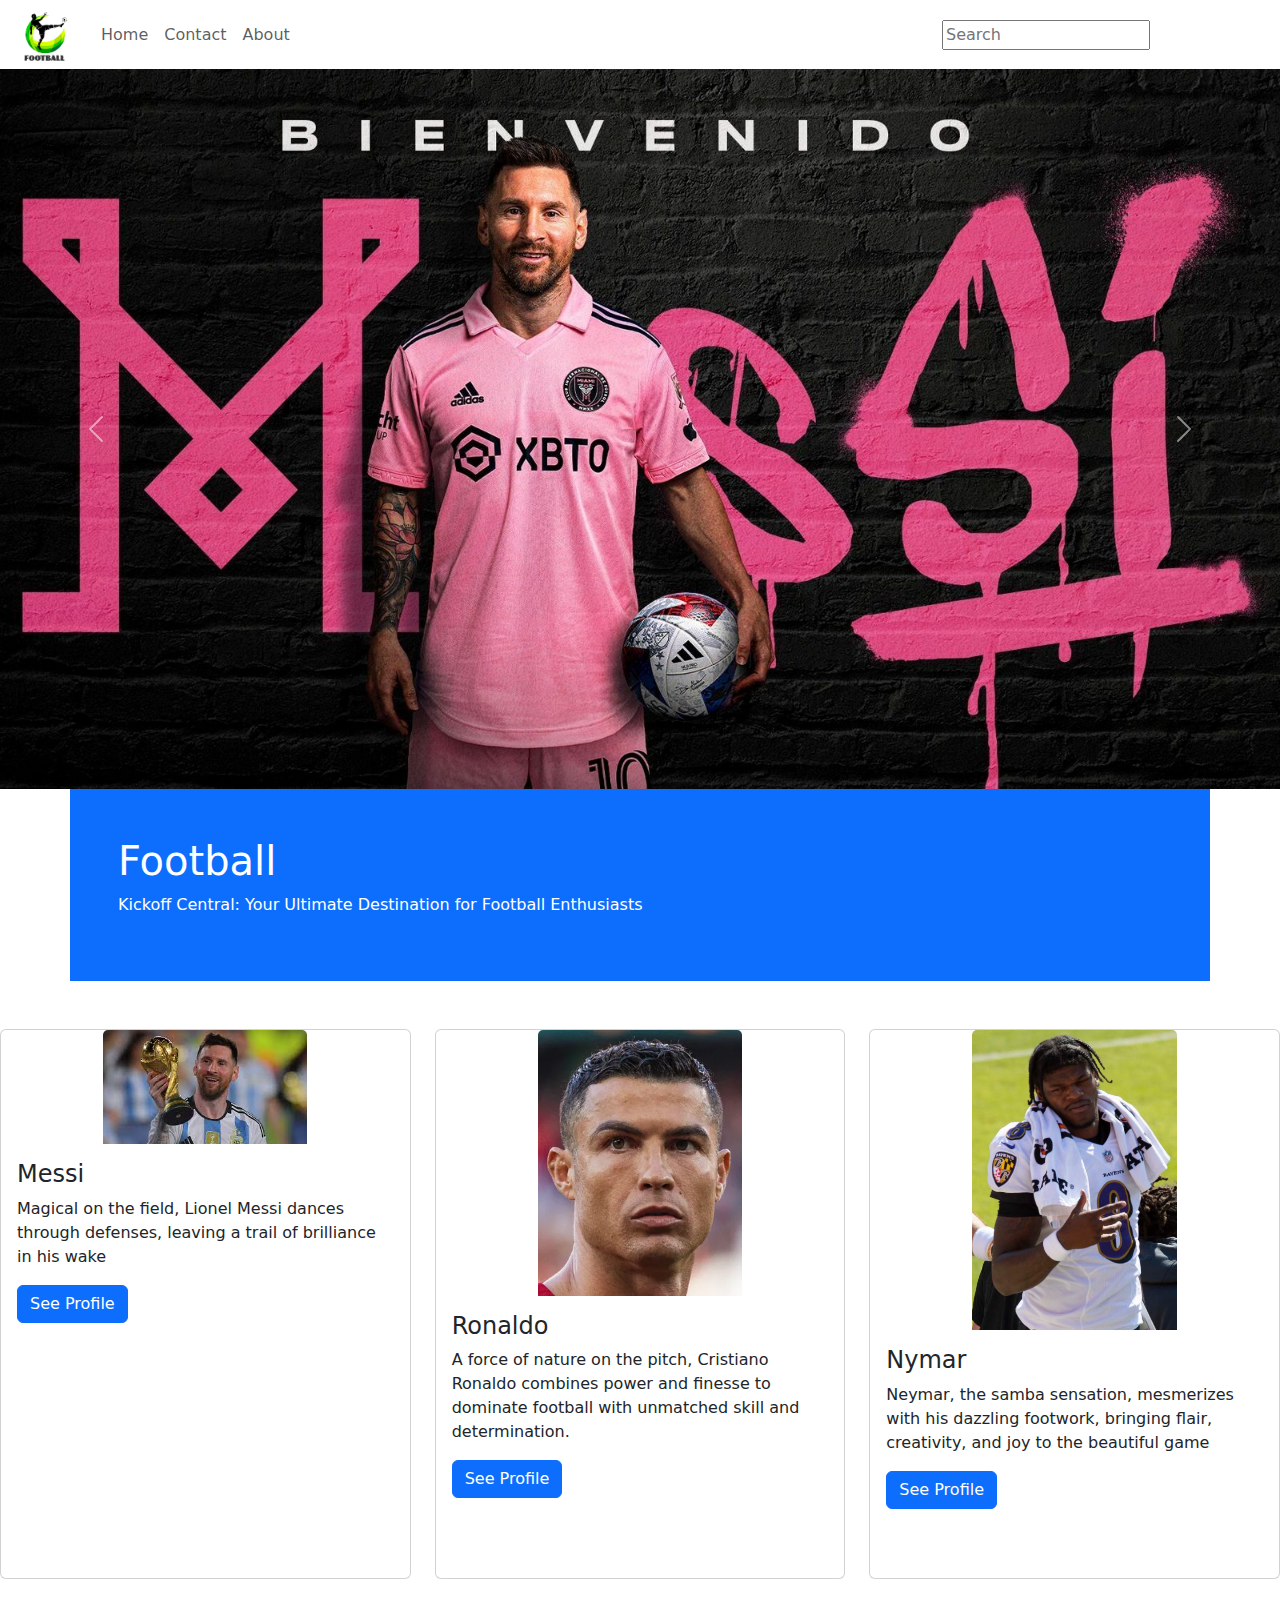
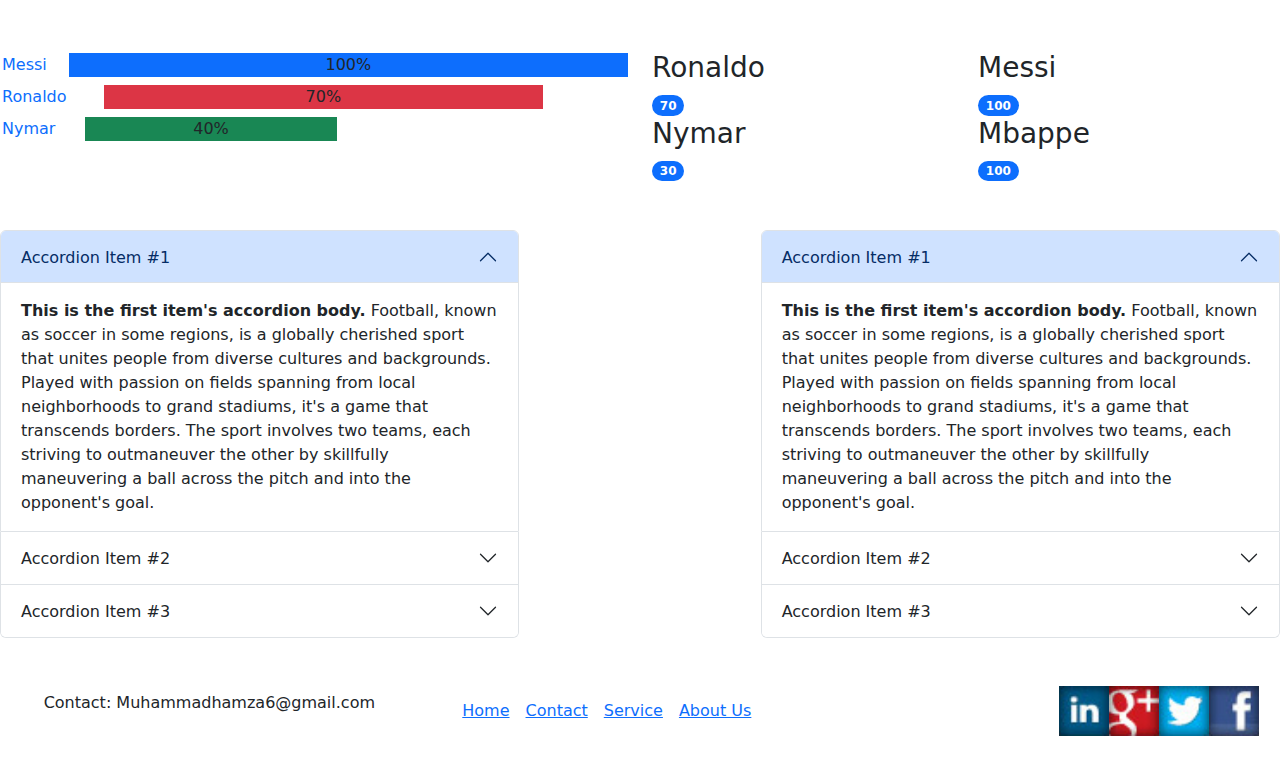
<file: index.html>
<!DOCTYPE html>
<html>
<head>
<link rel="stylesheet" href="style.css">
<link href="https://cdn.jsdelivr.net/npm/bootstrap@5.3.2/dist/css/bootstrap.min.css" rel="stylesheet">
<script src="https://cdn.jsdelivr.net/npm/bootstrap@5.3.2/dist/js/bootstrap.bundle.min.js"></script>
<title>Muhammad Hamza</title>
</head>
<body>
<div class="container row align-items-center">
<div class="col-1">
<img src="./assets/logo.jpg" class="img-fluid" />
</div>
<nav class="navbar navbar-expand-md col-9">          
<button class="navbar-toggler" type="button" data-toggle="collapse" data-target="#collapsibleNavbar">
<span class="navbar-toggler-icon"></span>
</button>

<div class="collapse navbar-collapse" id="collapsibleNavbar">
<ul class="navbar-nav">
<li class="nav-item">
<a class="nav-link" href="">Home</a>
</li>
<li class="nav-item">
<a class="nav-link" href="contact.html">Contact</a>
</li>
<li class="nav-item">
<a class="nav-link" href="">About </a>
</li>
</ul>
</div>
</nav>
<div class="col-2">
<input placeholder="Search"/>
</div>
</div>

<div id="demo" class="carousel slide carousel-container" data-bs-ride="carousel">      
<div class="carousel-inner">
<div class="carousel-item active">
<img src="./assets/football.jpg" class="d-block w-100">
</div>
<div class="carousel-item">
<img src="./assets/football2.jpg" class="d-block w-100">
</div>
<div class="carousel-item">
<img src="./assets/football3.jpg" class="d-block w-100">
</div>
</div>

<button class="carousel-control-prev" type="button" data-bs-target="#demo" data-bs-slide="prev">
<span class="carousel-control-prev-icon"></span>
</button>
<button class="carousel-control-next" type="button" data-bs-target="#demo" data-bs-slide="next">
<span class="carousel-control-next-icon"></span>
</button>
</div>

<div class="container jumbotron bg-primary p-5">
<h1 class="text-white">Football</h1>
<p class="text-white">Kickoff Central: Your Ultimate Destination for Football Enthusiasts</p>
</div>

<div class="row mt-5">
<div class="col-lg-4">
<div class="card">
<img class="card-img-top m-auto" src="./assets/messi.jpg" style="width:50%">
<div class="card-body">
<h4 class="card-title">Messi</h4>
<p class="card-text">Magical on the field, Lionel Messi dances through defenses, leaving a trail of brilliance in his wake</p>
<a href="#" class="btn btn-primary">See Profile</a>
</div>
</div>
</div>
<div class="col-lg-4">
<div class="card">
<img class="card-img-top m-auto" src="./assets/ronaldo.webp" style="width:50%">
<div class="card-body">
<h4 class="card-title">Ronaldo</h4>
<p class="card-text">A force of nature on the pitch, Cristiano Ronaldo combines power and finesse to dominate football with unmatched skill and determination.</p>
<a href="#" class="btn btn-primary">See Profile</a>
</div>
</div>
</div>
<div class="col-lg-4">
<div class="card">
<img class="card-img-top m-auto" src="./assets/lamar.jpg" style="width:50%">
<div class="card-body">
<h4 class="card-title">Nymar</h4>
<p class="card-text">Neymar, the samba sensation, mesmerizes with his dazzling footwork, bringing flair, creativity, and joy to the beautiful game</p>
<a href="#" class="btn btn-primary">See Profile</a>
</div>
</div>
</div>
</div>

<div class="row mt-5">
<div class="col-lg-6 mt-4">
<div class="d-flex align-items-center mb-1" style="gap: 20px">
<span class="language text-primary" style="padding: 2px;">Messi</span>
<div class="progress-bar bg-primary" style="width:100%">100%</div>
</div>
<div class="d-flex align-items-center mb-1" style="gap: 35px">
<span class="language text-primary" style="padding: 2px;">Ronaldo</span>
<div class="progress-bar bg-danger" style="width:70%">70%</div>
</div>
<div class="d-flex align-items-center mb-1" style="gap: 28px">
<span class="language text-primary" style="padding: 2px;">Nymar</span>
<div class="progress-bar bg-success" style="width:40%">40%</div>
</div>
</div>
<div class="col-lg-6 mt-4">
<div class="row">
<div class="col-6">
  <h3>Ronaldo</h3>
  <span class="badge rounded-pill bg-primary">70</span>
</div>
<div class="col-6">
  <h3>Messi</h3>
  <span class="badge rounded-pill bg-primary">100</span>
</div>
</div>
<div class="row">
<div class="col-6">
  <h3>Nymar</h3>
  <span class="badge rounded-pill bg-primary">30</span>
</div>
<div class="col-6">
  <h3>Mbappe</h3>
  <span class="badge rounded-pill bg-primary">100</span>
</div>
</div>
</div>
</div>

<div class="row mt-5">
<div class="accordion col-5" id="accordionExample">
<div class="accordion-item">
<h2 class="accordion-header" id="headingOne">
<button class="accordion-button" type="button" data-bs-toggle="collapse" data-bs-target="#collapseOne" aria-expanded="true" aria-controls="collapseOne">
Accordion Item #1
</button>
</h2>
<div id="collapseOne" class="accordion-collapse collapse show" aria-labelledby="headingOne" data-bs-parent="#accordionExample">
<div class="accordion-body">
<strong>This is the first item's accordion body.</strong> Football, known as soccer in some regions, is a globally cherished sport that unites people from diverse cultures and backgrounds. Played with passion on fields spanning from local neighborhoods to grand stadiums, it's a game that transcends borders. The sport involves two teams, each striving to outmaneuver the other by skillfully maneuvering a ball across the pitch and into the opponent's goal.
</div>
</div>
</div>
<div class="accordion-item">
<h2 class="accordion-header" id="headingTwo">
<button class="accordion-button collapsed" type="button" data-bs-toggle="collapse" data-bs-target="#collapseTwo" aria-expanded="false" aria-controls="collapseTwo">
Accordion Item #2
</button>
</h2>
<div id="collapseTwo" class="accordion-collapse collapse" aria-labelledby="headingTwo" data-bs-parent="#accordionExample">
<div class="accordion-body">
<strong>This is the second item's accordion body.</strong> The beauty of football lies not only in its athleticism but also in the strategy and teamwork required to succeed. Players work in harmony, orchestrating intricate passes, precision shots, and strategic maneuvers to outsmart their adversaries. The sport's unpredictability and the potential for last-minute turnarounds add to its allure, making every match a thrilling spectacle for both players and fans alike..
</div>
</div>
</div>
<div class="accordion-item">
<h2 class="accordion-header" id="headingThree">
<button class="accordion-button collapsed" type="button" data-bs-toggle="collapse" data-bs-target="#collapseThree" aria-expanded="false" aria-controls="collapseThree">
Accordion Item #3
</button>
</h2>
<div id="collapseThree" class="accordion-collapse collapse" aria-labelledby="headingThree" data-bs-parent="#accordionExample">
<div class="accordion-body">
<strong>This is the third item's accordion body.</strong>Beyond the field, football has the power to inspire and transcend societal boundaries. It instills values of teamwork, discipline, and perseverance, shaping not only the athletes but also the communities that rally behind them. From grassroots levels to the grandeur of international tournaments, football's impact resonates far and wide, leaving an indelible mark on the global stage.
</div>
</div>
</div>
</div>
<div class="col-2"></div>
<div class="accordion col-5" id="accordionExample">
<div class="accordion-item">
<h2 class="accordion-header" id="headingOne">
<button class="accordion-button" type="button" data-bs-toggle="collapse" data-bs-target="#collapseOne" aria-expanded="true" aria-controls="collapseOne">
Accordion Item #1
</button>
</h2>
<div id="collapseOne" class="accordion-collapse collapse show" aria-labelledby="headingOne" data-bs-parent="#accordionExample">
<div class="accordion-body">
<strong>This is the first item's accordion body.</strong> Football, known as soccer in some regions, is a globally cherished sport that unites people from diverse cultures and backgrounds. Played with passion on fields spanning from local neighborhoods to grand stadiums, it's a game that transcends borders. The sport involves two teams, each striving to outmaneuver the other by skillfully maneuvering a ball across the pitch and into the opponent's goal.
</div>
</div>
</div>
<div class="accordion-item">
<h2 class="accordion-header" id="headingTwo">
<button class="accordion-button collapsed" type="button" data-bs-toggle="collapse" data-bs-target="#collapseTwo" aria-expanded="false" aria-controls="collapseTwo">
Accordion Item #2
</button>
</h2>
<div id="collapseTwo" class="accordion-collapse collapse" aria-labelledby="headingTwo" data-bs-parent="#accordionExample">
<div class="accordion-body">
<strong>This is the second item's accordion body.</strong>The beauty of football lies not only in its athleticism but also in the strategy and teamwork required to succeed. Players work in harmony, orchestrating intricate passes, precision shots, and strategic maneuvers to outsmart their adversaries. The sport's unpredictability and the potential for last-minute turnarounds add to its allure, making every match a thrilling spectacle for both players and fans alike..
</div>
</div>
</div>
<div class="accordion-item">
<h2 class="accordion-header" id="headingThree">
<button class="accordion-button collapsed" type="button" data-bs-toggle="collapse" data-bs-target="#collapseThree" aria-expanded="false" aria-controls="collapseThree">
Accordion Item #3
</button>
</h2>
<div id="collapseThree" class="accordion-collapse collapse" aria-labelledby="headingThree" data-bs-parent="#accordionExample">
<div class="accordion-body">
<strong>This is the third item's accordion body.</strong>Beyond the field, football has the power to inspire and transcend societal boundaries. It instills values of teamwork, discipline, and perseverance, shaping not only the athletes but also the communities that rally behind them. From grassroots levels to the grandeur of international tournaments, football's impact resonates far and wide, leaving an indelible mark on the global stage.
</div>
</div>
</div>
</div>
</div>

<footer class="container-fluid row text-center align-items-center py-5">
<div class="col-lg-4">
<p>Contact: Muhammadhamza6@gmail.com</p>
</div>
<div class="col-lg-6">
<nav class="navbar navbar-expand-sm justify-content-center col-7">
<ul class="navbar-nav">
  <li class="navbar-item px-2">
      <a class="navbar-link" href="#home">Home</a>
  </li>
  <li class="navbar-item px-2">
      <a class="navbar-link" href="#contact">Contact</a>
  </li>
  <li class="navbar-item px-2">
      <a class="navbar-link" href="#services">Service</a>
  </li>
  <li class="navbar-item px-2">
      <a class="navbar-link" href="#about">About Us</a>
  </li>
</ul>
</nav>
</div>
<div class="col-lg-2 d-flex justify-content-sm-between align-items-center">
<img class="logo" src="./assets/linked_icon.gif"/>
<img class="logo" src="./assets/google_icon.gif"/>
<img class="logo" src="./assets/twitter_icon.gif"/>
<img class="logo" src="./assets/fb_icon.gif"/>
</div>
</footer>
</body>
</html>
</file>
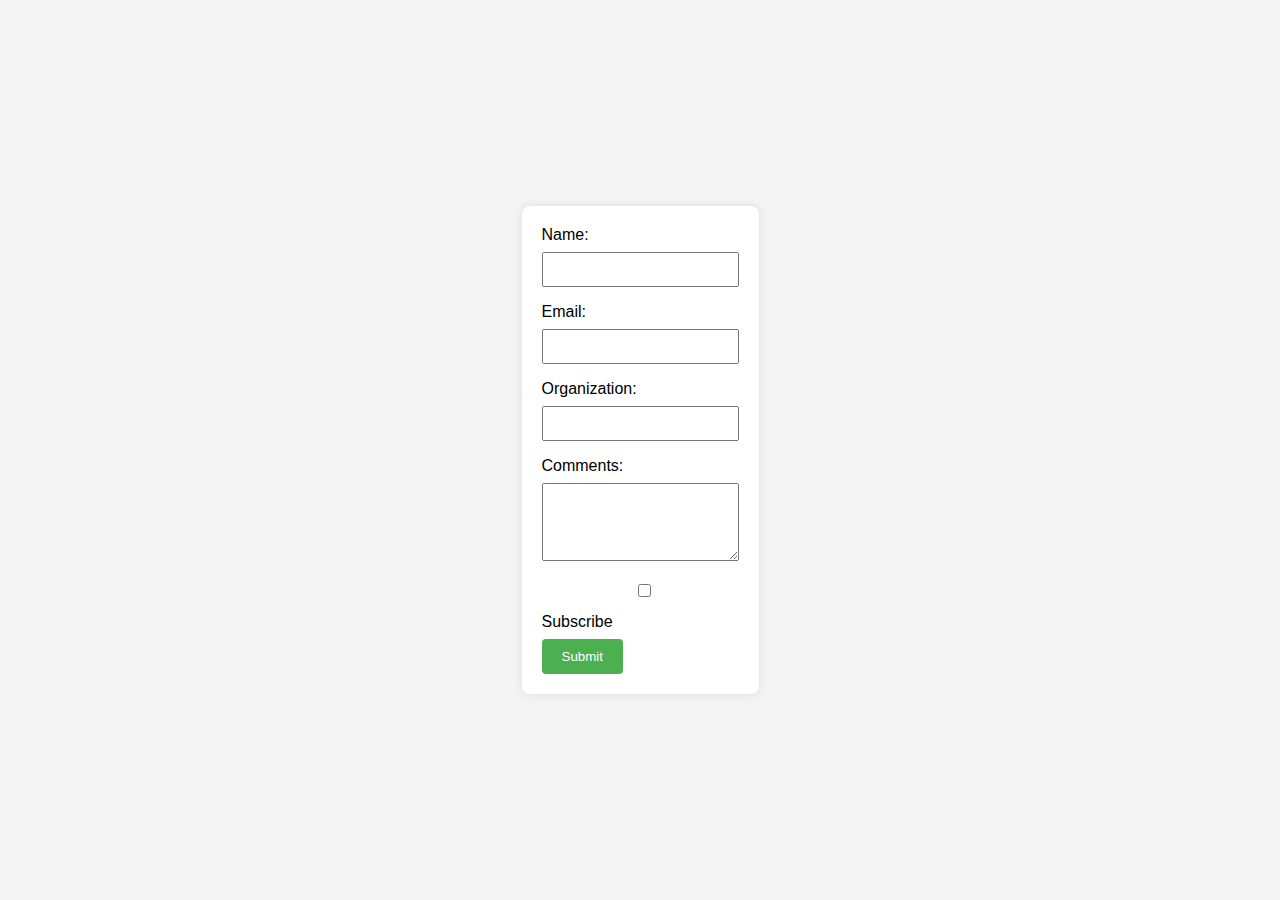
<file: contact.html>
<!DOCTYPE html>
<html lang="en">
<head>
  <meta charset="UTF-8">
  <meta name="viewport" content="width=device-width, initial-scale=1.0">
  <style>
    body {
      font-family: Arial, sans-serif;
      background-color: #f4f4f4;
      margin: 0;
      padding: 0;
      display: flex;
      justify-content: center;
      align-items: center;
      height: 100vh;
    }

    form {
      background-color: #fff;
      padding: 20px;
      border-radius: 8px;
      box-shadow: 0 0 10px rgba(0, 0, 0, 0.1);
    }

    label {
      display: block;
      margin-bottom: 8px;
    }

    input,
    textarea {
      width: 100%;
      padding: 8px;
      margin-bottom: 16px;
      box-sizing: border-box;
    }

    button {
      background-color: #4caf50;
      color: #fff;
      padding: 10px 20px;
      border: none;
      border-radius: 4px;
      cursor: pointer;
    }

    button:hover {
      background-color: #45a049;
    }

    .error-message {
      color: red;
    }
  </style>
</head>
<body>

<form id="submissionForm" onsubmit="validateForm(event)">
  <label for="name">Name:</label>
  <input type="text" id="name" name="name" required>

  <label for="email">Email:</label>
  <input type="email" id="email" name="email" required>

 

  <label for="organization">Organization:</label>
  <input type="text" id="organization" name="organization">

  <label for="comments">Comments:</label>
  <textarea id="comments" name="comments" rows="4"></textarea>

  <label for="subscribe">
    <input type="checkbox" id="subscribe" name="subscribe"> Subscribe 
  </label>

  <button type="submit">Submit</button>
</form>

<script>
  function validateForm(event) {
    event.preventDefault();

    // Validation logic
    const nameInput = document.getElementById('name');
    const emailInput = document.getElementById('email');
   
    const organizationInput = document.getElementById('organization');
    const commentsInput = document.getElementById('comments');
    const subscribeCheckbox = document.getElementById('subscribe');

    const nameValue = nameInput.value.trim();
    const emailValue = emailInput.value.trim();
  
    const organizationValue = organizationInput.value.trim();
    const commentsValue = commentsInput.value.trim();
    const subscribeChecked = subscribeCheckbox.checked;

    // Check if name is not empty
    if (nameValue === '') {
      displayError(nameInput, 'Name is required');
      return;
    }

    // Check if name contains only alphabetic characters
    if (!isAlpha(nameValue)) {
      displayError(nameInput, 'Name should contain only alphabetic characters');
      return;
    }

    // Check if email is valid
    if (!isValidEmail(emailValue)) {
      displayError(emailInput, 'Invalid email address');
      return;
    }

    

    // Check if organization, comments, and checkbox are not empty
    if (organizationValue === '' || commentsValue === '' || !subscribeChecked) {
      alert('Organization, Comments, and Subscribe checkbox should not be empty');
      return;
    }

    // If all validations pass, you can submit the form or perform other actions
    alert('Form submitted successfully!');
  }

  function isAlpha(value) {
    const alphaRegex = /^[a-zA-Z]+$/;
    return alphaRegex.test(value);
  }

  function isValidEmail(email) {
    const emailRegex = /^[^\s@]+@[^\s@]+\.[^\s@]+$/;
    return emailRegex.test(email);
  }

 

  function displayError(inputElement, errorMessage) {
    alert(errorMessage)
    
  }
</script>

</body>
</html>
</file>
<file: style.css>
.logo {
    width: 50px;
    height: 50px;
}
.card {
    min-height: 550px;
}
</file>
